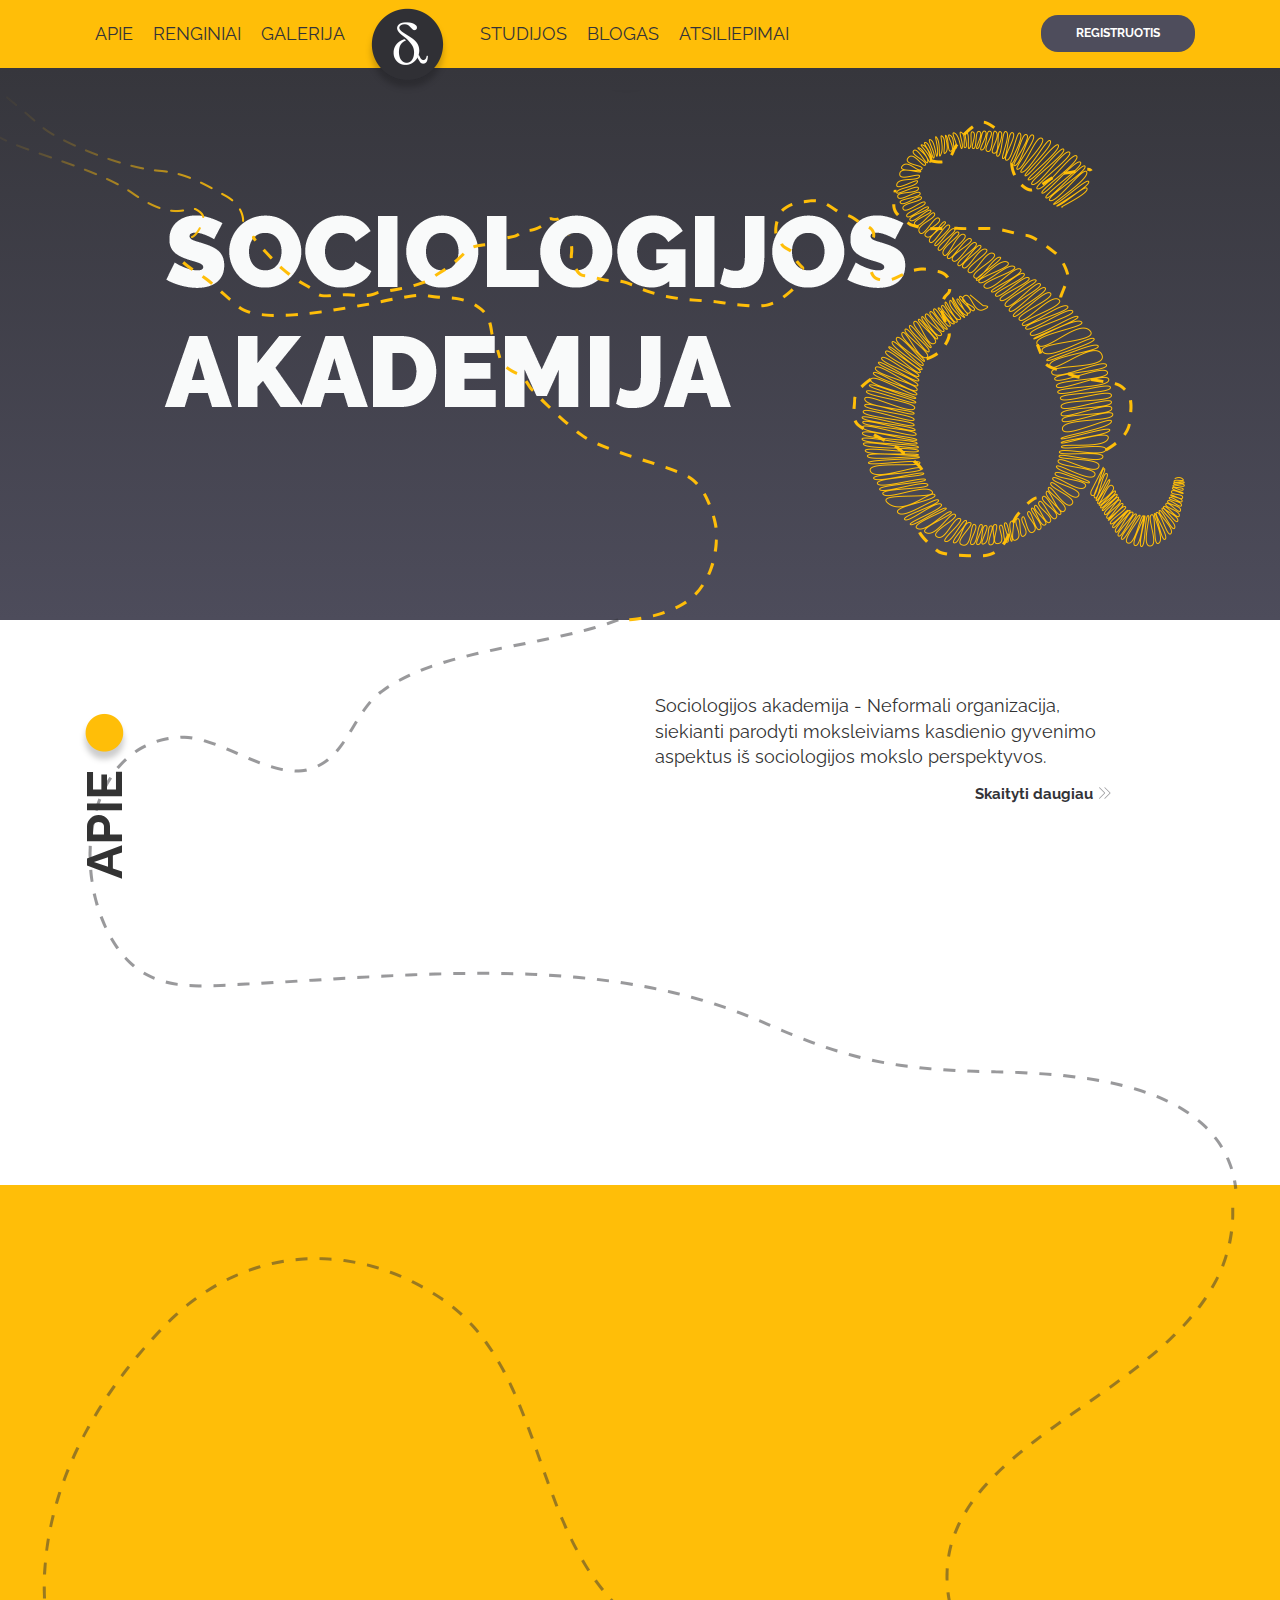
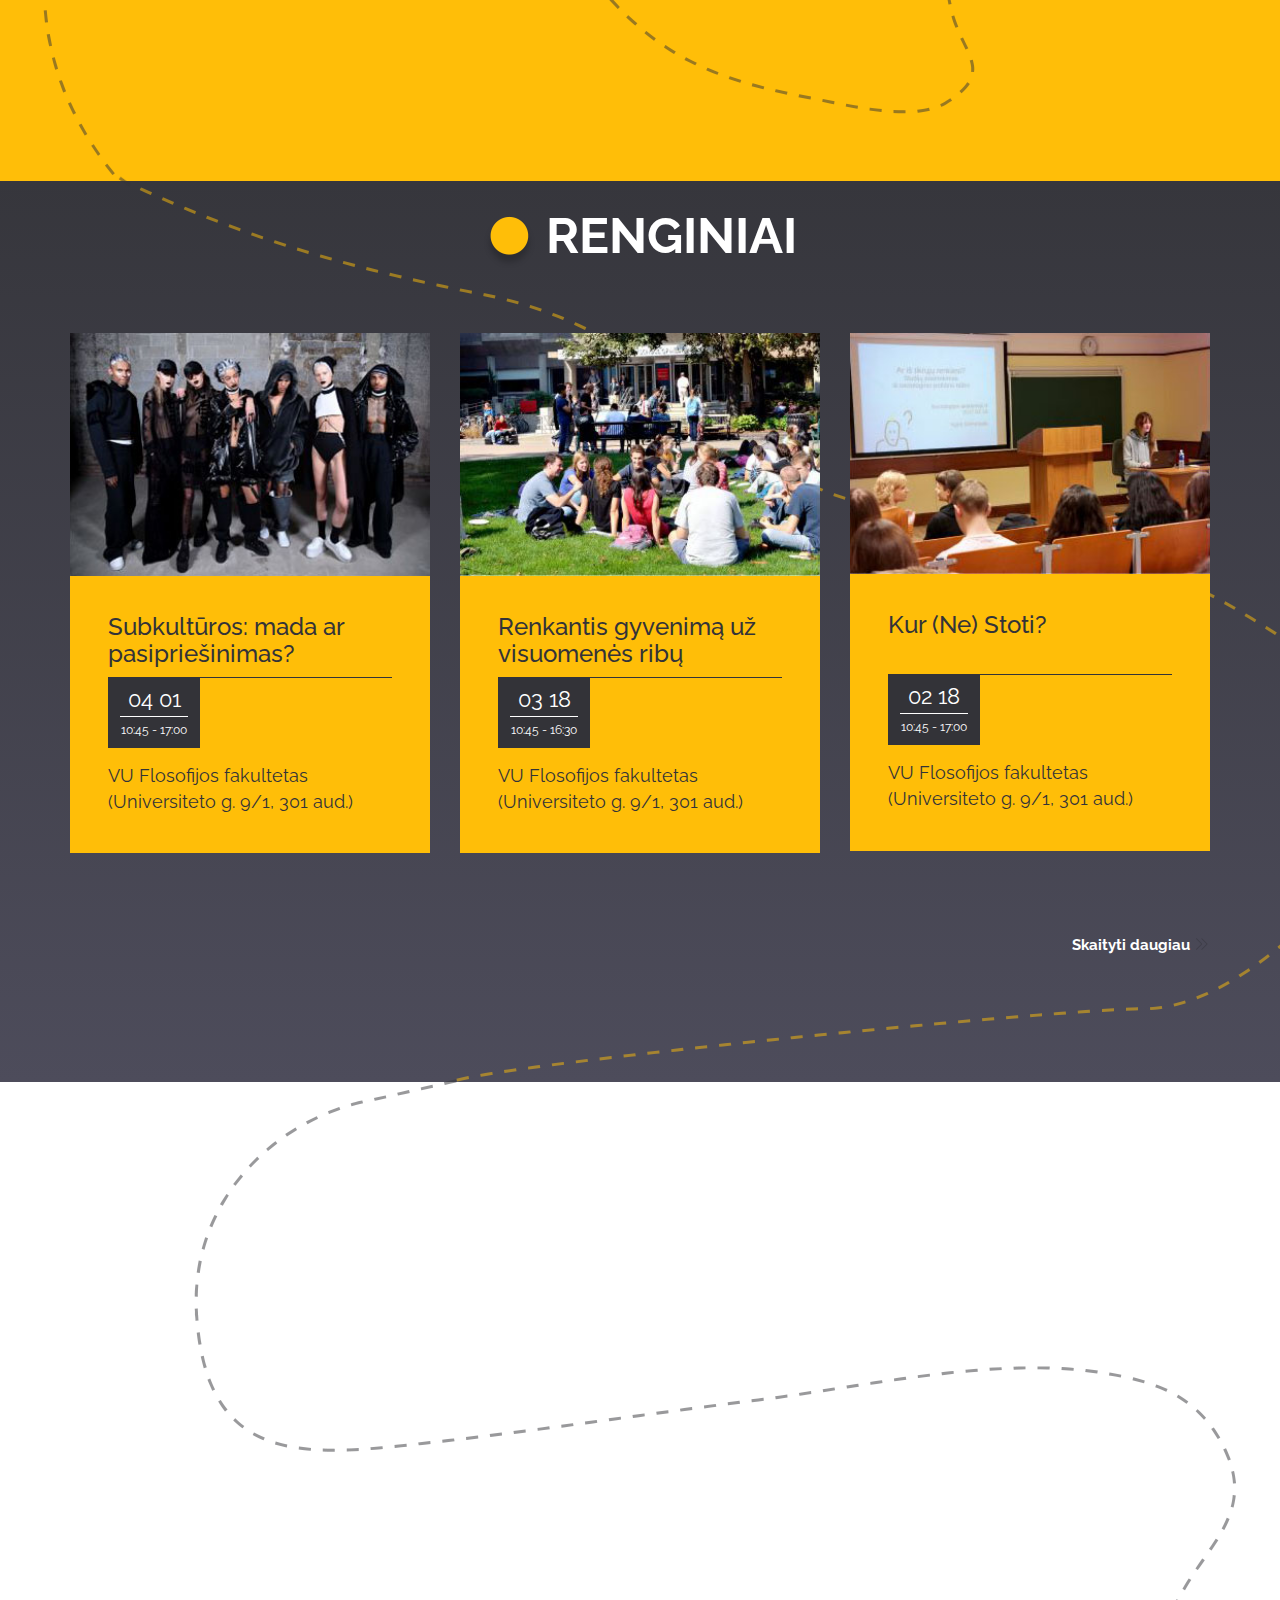
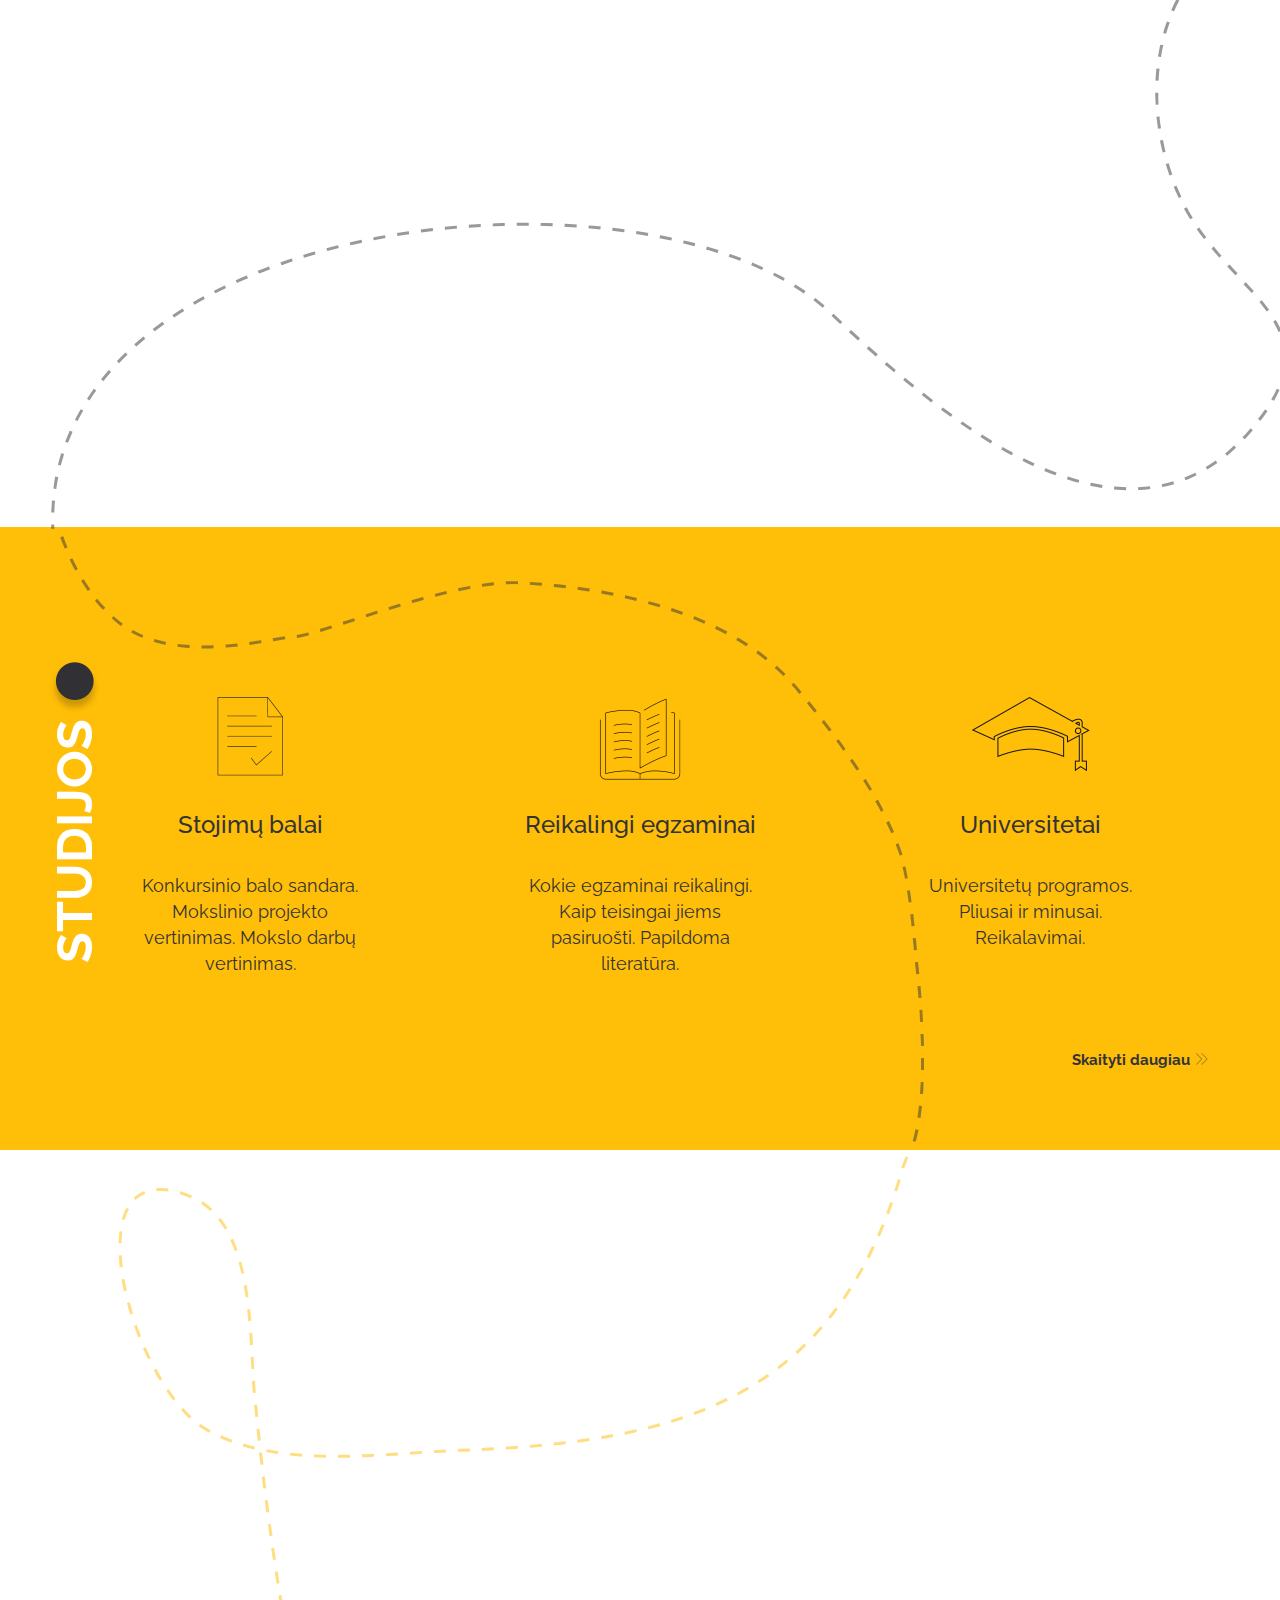
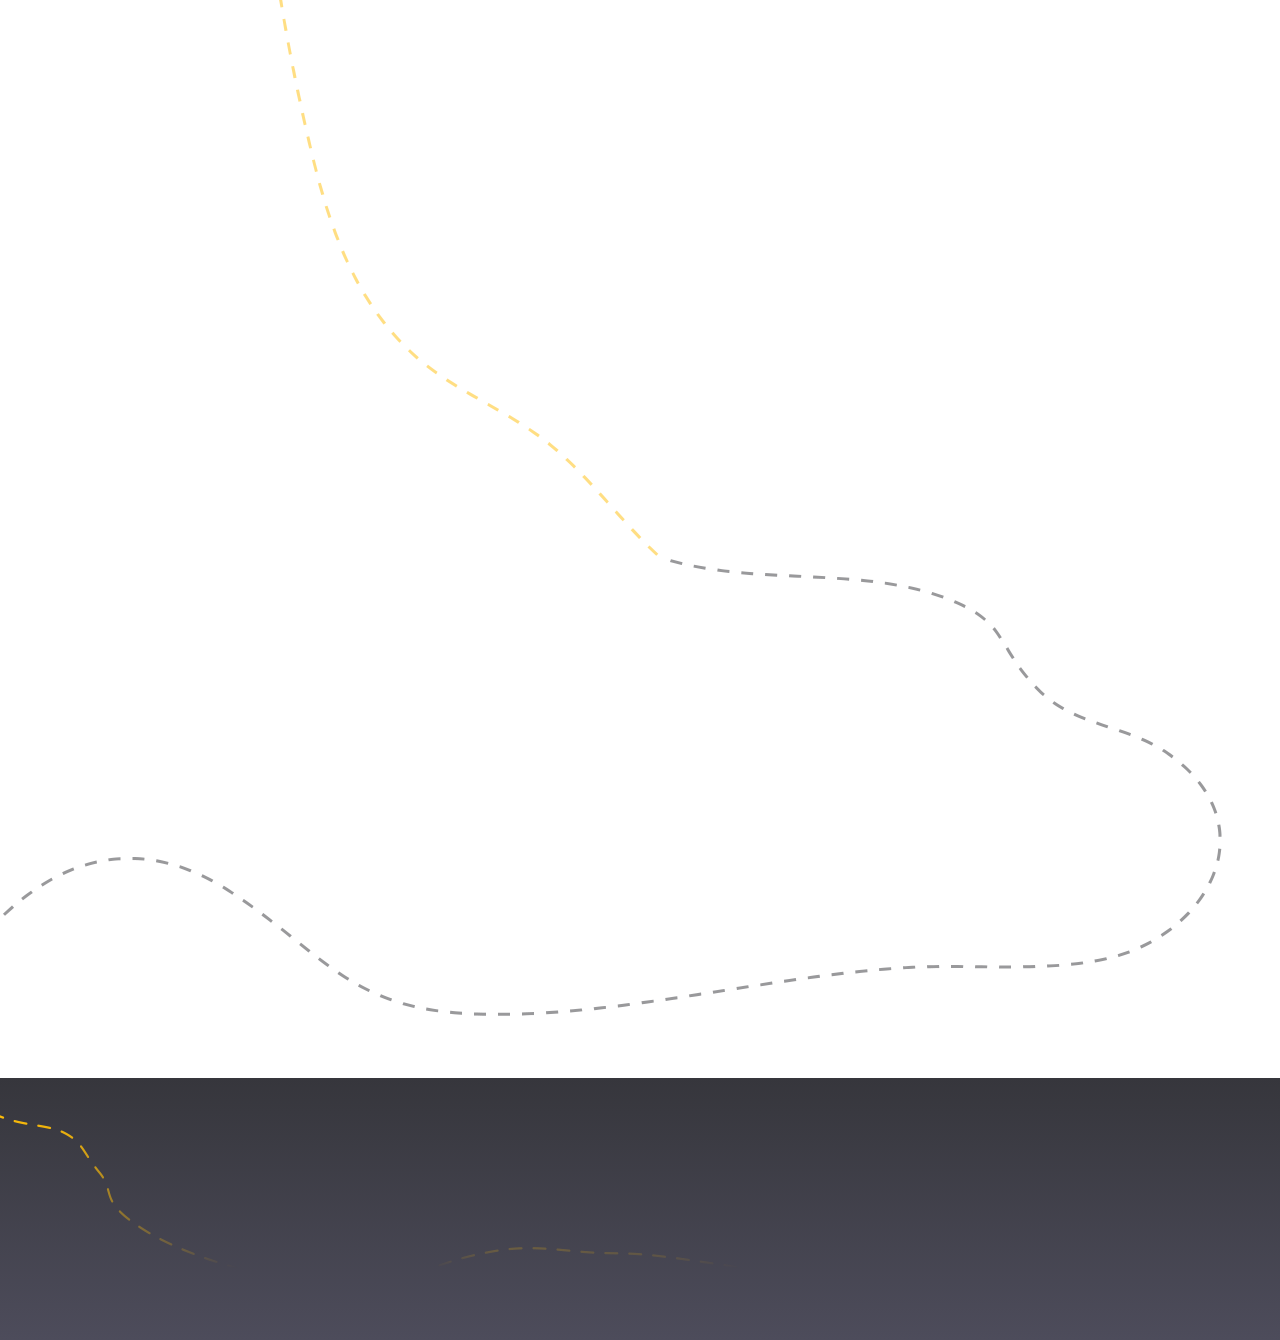
<file: sociologijos-akademija-master/index.html>
<!DOCTYPE html>
<html lang="en">

<head>
    <meta charset="UTF-8">
    <meta name="viewport" content="width=device-width, initial-scale=1.0">
    <title>Sociologijos akademija</title>
    <link href="https://fonts.googleapis.com/css?family=Raleway:300,400,700" rel="stylesheet">
    <link rel="stylesheet" href="bootstrap/css/bootstrap.css">
    <link rel="stylesheet" href="css/style.css">
</head>

<body>
    <nav class="navbar navbar-default top-menu">
        <div class="container">
            <!-- Brand and toggle get grouped for better mobile display -->
            <div class="navbar-header">
                <button type="button" class="navbar-toggle collapsed" data-toggle="collapse" data-target="#bs-example-navbar-collapse-1" aria-expanded="false">
                <span class="sr-only">Toggle navigation</span>
                <span class="icon-bar"></span>
                <span class="icon-bar"></span>
                <span class="icon-bar"></span>
            </button>
            </div>

            <!-- Collect the nav links, forms, and other content for toggling -->
            <div class="collapse navbar-collapse" id="bs-example-navbar-collapse-1">
                <ul class="nav navbar-nav">
                    <li><a href="#about">Apie</a></li>
                    <li><a href="#events">Renginiai</a></li>
                    <li><a href="">Galerija</a></li>
                    <li class="logo">
                        <a href=""><img src="img/logo-small.png" alt="Sociologijos akademija"></a>
                    </li>
                    <li><a href="">Studijos</a></li>
                    <li><a href="">Blogas</a></li>
                    <li><a href="">Atsiliepimai</a></li>
                </ul>
                <a href="" class="btn-gray pull-right">Registruotis</a>
            </div>
            <!-- /.navbar-collapse -->
        </div>
        <!-- /.container-fluid -->
    </nav>

    <header id="main-header"></header>

    <div id="about">
        <div class="container">
            <div class="row">
                <div class="col-sm-6">
                    <h2 class="block-header block-header--vertical">Apie</h2>
                    <!--Embeded video -->
                </div>
                <div class="col-sm-5">
                    <p>Sociologijos akademija - Neformali organizacija, siekianti parodyti moksleiviams kasdienio gyvenimo aspektus iš sociologijos mokslo perspektyvos.
                    </p>
                    <p class="text-right">
                        <a href="" class="read-more">Skaityti daugiau</a>
                    </p>
                </div>
            </div>
        </div>
    </div>

    <div id="team" class="bg-yellow"></div>

    <div id="events" class="bg-dark">
        <div class="container">
            <div class="text-center">
                <h2 class="block-header">Renginiai</h2>
            </div>
            <div class="row">
                <div class="col-sm-4 event">
                    <img src="img/img1.jpg" alt="Subcultures">
                    <div class="event__content">
                        <h3>Subkultūros: mada ar pasipriešinimas?</h3>
                        <div class="event__date-time">
                            <div class="event__date">04 01</div>
                            <p class="event__time">10:45 - 17:00</p>
                        </div>
                        <p>VU Flosofijos fakultetas<br>(Universiteto g. 9/1, 301 aud.)</p>
                    </div>
                </div>
                <div class="col-sm-4 event">
                    <img src="img/img2.jpg" alt="Societies">
                    <div class="event__content">
                        <h3>Renkantis gyvenimą už visuomenės ribų</h3>
                        <div class="event__date-time">
                            <div class="event__date">03 18</div>
                            <p class="event__time">10:45 - 16:30</p>
                        </div>
                        <p>VU Flosofijos fakultetas<br>(Universiteto g. 9/1, 301 aud.)</p>
                    </div>
                </div>
                <div class="col-sm-4 event">
                    <img src="img/img3.jpg" alt="Students">
                    <div class="event__content">
                        <h3 class="kur-stoti">Kur (Ne) Stoti?</h3>
                        <div class="event__date-time">
                            <div class="event__date">02 18</div>
                            <p class="event__time">10:45 - 17:00</p>
                        </div>
                        <p>VU Flosofijos fakultetas<br>(Universiteto g. 9/1, 301 aud.)</p>
                    </div>
                </div>
            </div>
            <div class="pull-right">
                <a href="" class="read-more">Skaityti daugiau</a>
            </div>
        </div>
    </div>

    <div id="gallery"></div>

    <div id="study" class="bg-yellow">
        <div class="container">
            <div class="row">
                <div class="col-sm-4 text-center">
                    <h2 class="block-header block-header--vertical block-header--dark">Studijos</h2>
                    <h3>Stojimų balai</h3>
                    <p>Konkursinio balo sandara. Mokslinio projekto vertinimas. Mokslo darbų vertinimas.</p>
                </div>
                <div class="col-sm-4 text-center">
                    <h3>Reikalingi egzaminai</h3>
                    <p>Kokie egzaminai reikalingi. Kaip teisingai jiems pasiruošti. Papildoma literatūra.</p>
                </div>
                <div class="col-sm-4 text-center">
                    <h3>Universitetai</h3>
                    <p>Universitetų programos. Pliusai ir minusai. Reikalavimai.</p>
                </div>
            </div>
            <p class="text-right">
                <a href="" class="read-more">Skaityti daugiau</a>
            </p>
        </div>
    </div>

    <div id="blog" class="bg-dark"></div>

    <div id="feedback"></div>

    <div id="contact" class="bg-dark"></div>

</body>

</html>
</file>
<file: sociologijos-akademija-master/css/style.css>
body {
  font-family: 'Raleway', sans-serif;
  font-size: 18px; }

.btn-gray {
  background-color: #4E4D5C;
  color: #fff;
  font-size: 12px;
  font-weight: 700;
  border-radius: 17px;
  padding: 10px 35px;
  text-transform: uppercase; }

.btn-gray:hover, .btn-gray:focus {
  background-color: #333338;
  text-decoration: none;
  color: #fff; }

.bg-dark .read-more, .bg-dark .read-more:hover {
  color: #fff; }

.read-more {
  color: #333338;
  font-size: 15px;
  font-weight: bold; }

.read-more:hover {
  color: #333338; }

.read-more::after {
  content: "";
  display: inline-block;
  background: url("../img/link.png") no-repeat;
  background-position: 6px center;
  width: 20px;
  height: 12px; }

.read-more:hover::after {
  background-position: 8px center; }

/* Home page b locks */
.bg-dark .block-header, .bg-yellow .block-header {
  color: #fff; }

.bg-dark a {
  color: #fff; }

/* Block header */
.block-header {
  font-size: 50px;
  font-weight: bold;
  text-transform: uppercase;
  margin-bottom: 70px; }

.block-header::before, .block-header::after {
  content: "";
  position: relative;
  width: 52px;
  height: 52px;
  background: url("../img/yellow-dot.png") no-repeat 0 0; }

.block-header::before {
  display: inline-block;
  top: 15px;
  margin-right: 10px; }

.block-header--vertical {
  -webkit-transform: rotate(-90deg) translateX(-100%);
  -ms-transform: rotate(-90deg) translateX(-100%);
  transform: rotate(-90deg) translateX(-100%);
  -webkit-transform-origin: 0 0;
  -ms-transform-origin: 0 0;
  transform-origin: 0 0;
  display: inline-block; }

.block-header--vertical::before {
  display: none; }

.block-header--vertical::after {
  top: 9px;
  display: inline-block;
  -webkit-transform: rotate(90deg);
  -ms-transform: rotate(90deg);
  transform: rotate(90deg);
  margin-left: 5px; }

.block-header--dark::before, .block-header--dark::after {
  background-image: url("../img/black-dot.png"); }

.top-menu {
  background-color: #ffbe08;
  margin-bottom: 0;
  border-radius: 0;
  border: 0; }

.top-menu .navbar-nav > li > a {
  color: #333338;
  font-size: 18px;
  text-transform: uppercase; }

.top-menu .navbar-nav > li:not(.logo) > a:hover::after {
  content: "";
  width: 0;
  height: 0;
  border-left: 12px solid transparent;
  border-right: 12px solid transparent;
  border-top: 12px solid #ffbe08;
  font-size: 0;
  line-height: 0;
  position: absolute;
  bottom: -12px;
  left: 50%;
  margin-left: -12px; }

.top-menu .btn-gray {
  margin-top: 15px; }

.navbar-nav > li > a {
  padding: 24px 10px; }

.logo {
  width: 115px;
  height: 68px; }

.nav > .logo > a {
  position: absolute;
  top: -16px; }

/* Home page block styles */
#main-header {
  height: 552px;
  background: url("../img/home-page/01-header.png") no-repeat center bottom, -webkit-gradient(linear, left top, left bottom, from(#36363c), to(#4d4c5b));
  background: url("../img/home-page/01-header.png") no-repeat center bottom, -webkit-linear-gradient(top, #36363c 0%, #4d4c5b 100%);
  background: url("../img/home-page/01-header.png") no-repeat center bottom, -o-linear-gradient(top, #36363c 0%, #4d4c5b 100%);
  background: url("../img/home-page/01-header.png") no-repeat center bottom, linear-gradient(to bottom, #36363c 0%, #4d4c5b 100%); }

#about {
  padding-top: 73px;
  height: 565px;
  background: url("../img/home-page/02-about.png") no-repeat center top; }

#team {
  height: 596px;
  background: url("../img/home-page/03-team.png") no-repeat center top #ffbe08; }

#events {
  height: 901px;
  background: url("../img/home-page/04-events.png") no-repeat center top, -webkit-gradient(linear, left top, left bottom, from(#36363c), to(#4d4c5b));
  background: url("../img/home-page/04-events.png") no-repeat center top, -webkit-linear-gradient(top, #36363c 0%, #4d4c5b 100%);
  background: url("../img/home-page/04-events.png") no-repeat center top, -o-linear-gradient(top, #36363c 0%, #4d4c5b 100%);
  background: url("../img/home-page/04-events.png") no-repeat center top, linear-gradient(to bottom, #36363c 0%, #4d4c5b 100%); }

#gallery {
  height: 1045px;
  background: url("../img/home-page/05-gallery.png") no-repeat center top; }

#study {
  height: 623px;
  background: url("../img/home-page/06-study.png") no-repeat center top #ffbe08; }

#blog {
  height: 1003px;
  background: url("../img/home-page/07-blog.png") no-repeat center top; }

#feedback {
  height: 525px;
  background: url("../img/home-page/08-feedback.png") no-repeat center top; }

#contact {
  height: 262px;
  background: url("../img/home-page/09-contact.png") no-repeat center top, -webkit-gradient(linear, left top, left bottom, from(#36363c), to(#4d4c5b));
  background: url("../img/home-page/09-contact.png") no-repeat center top, -webkit-linear-gradient(top, #36363c 0%, #4d4c5b 100%);
  background: url("../img/home-page/09-contact.png") no-repeat center top, -o-linear-gradient(top, #36363c 0%, #4d4c5b 100%);
  background: url("../img/home-page/09-contact.png") no-repeat center top, linear-gradient(to bottom, #36363c 0%, #4d4c5b 100%); }

/* Events */
.event__content {
  height: 277px;
  background-color: #ffbe08;
  padding: 38px;
  color: #333338;
  margin-bottom: 78px; }

.event img {
  width: 100%; }

.event h3 {
  border-bottom: solid 1px #333338;
  padding-bottom: 10px;
  margin-top: 0px;
  margin-bottom: 0px;
  min-height: 63px; }

.event__date-time {
  background-color: #333338;
  width: 92px;
  height: 70px;
  padding: 10px 12px;
  color: white;
  text-align: center;
  margin-bottom: 15px; }

.event__date {
  font-size: 22px;
  line-height: 1;
  padding-bottom: 6px;
  margin-bottom: 5px;
  border-bottom: solid 1px white; }

.event__time {
  font-size: 12px; }

/* Studies */
#study {
  padding-top: 170px; }

#study .col-sm-4 {
  padding: 95px 70px 60px 70px; }

#study h3 {
  margin-bottom: 35px; }

#study .block-header {
  position: absolute;
  left: -15px;
  top: -55px; }

#study .col-sm-4:first-child {
  background: url("../img/home-page/pav1.png") no-repeat center top; }

#study .col-sm-4:nth-child(2) {
  background: url("../img/home-page/pav2.png") no-repeat center top; }

#study .col-sm-4:last-child {
  background: url("../img/home-page/pav3.png") no-repeat center top; }
</file>
